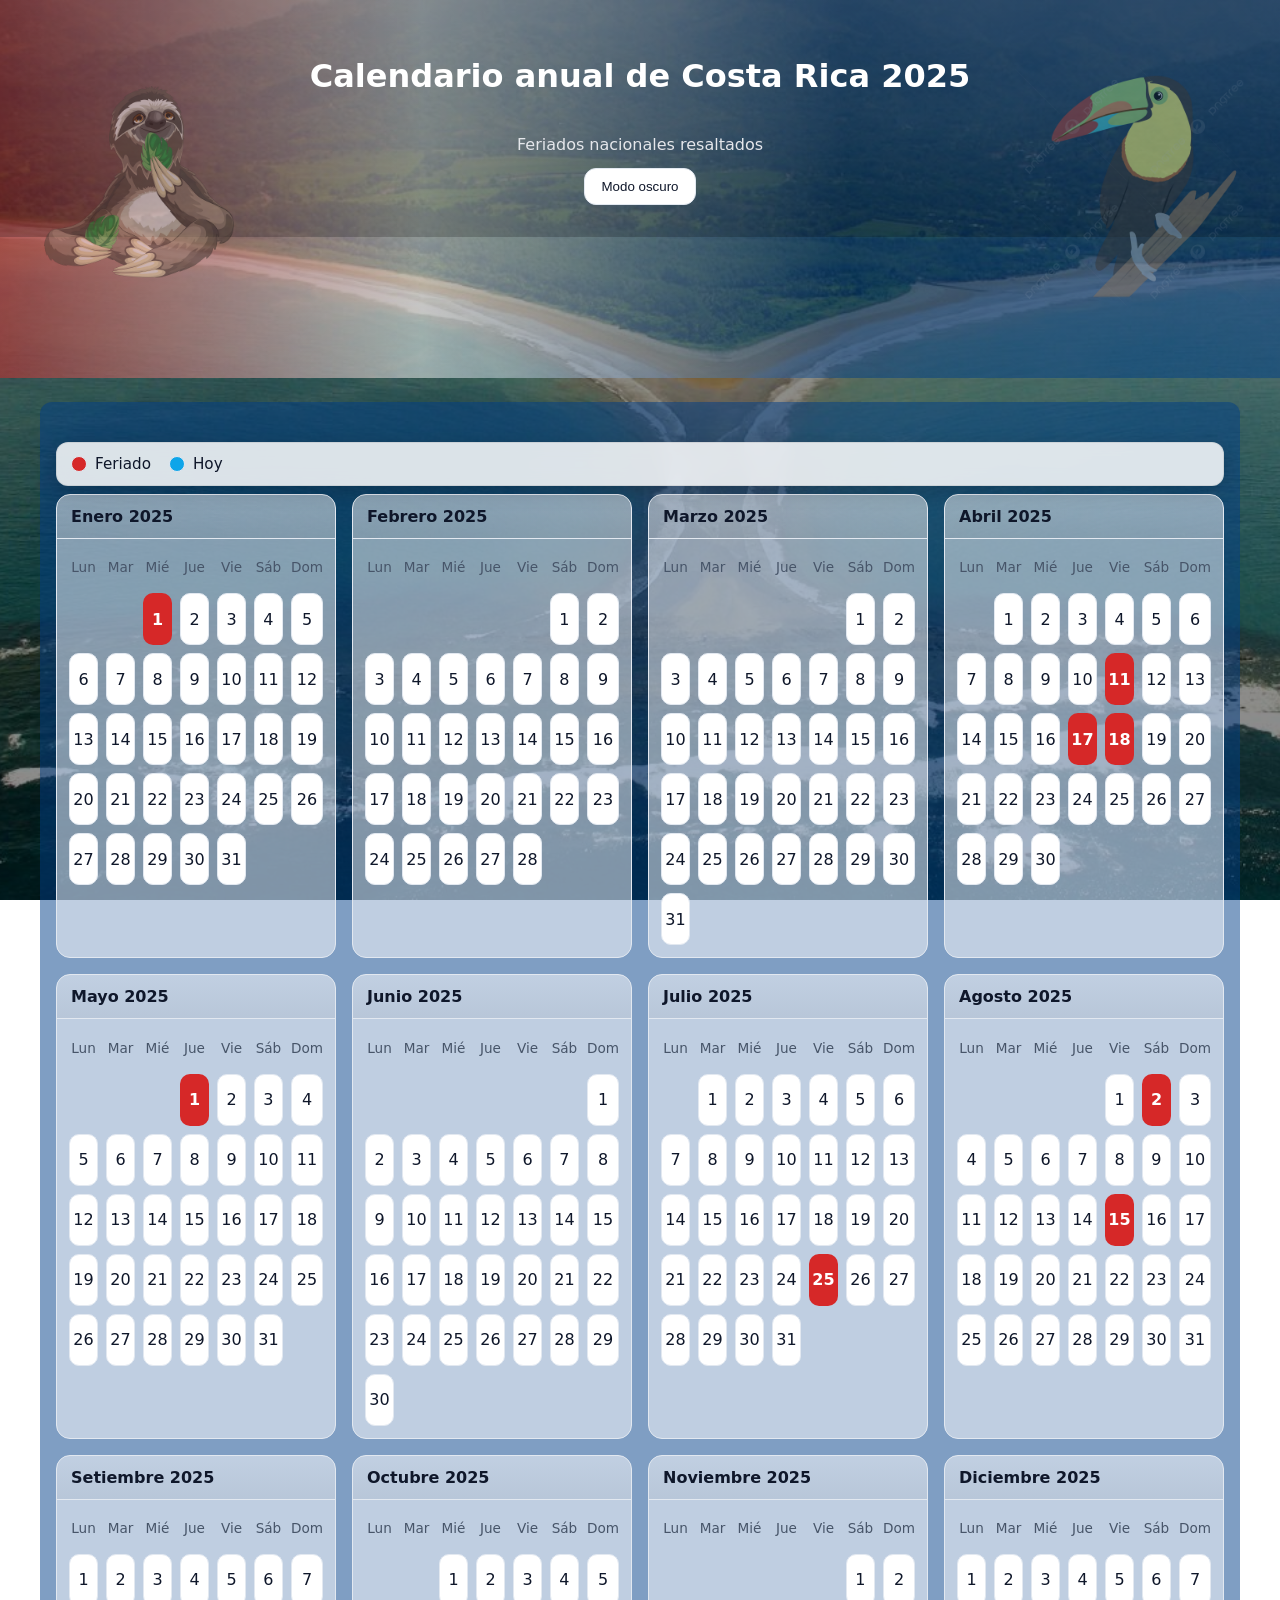
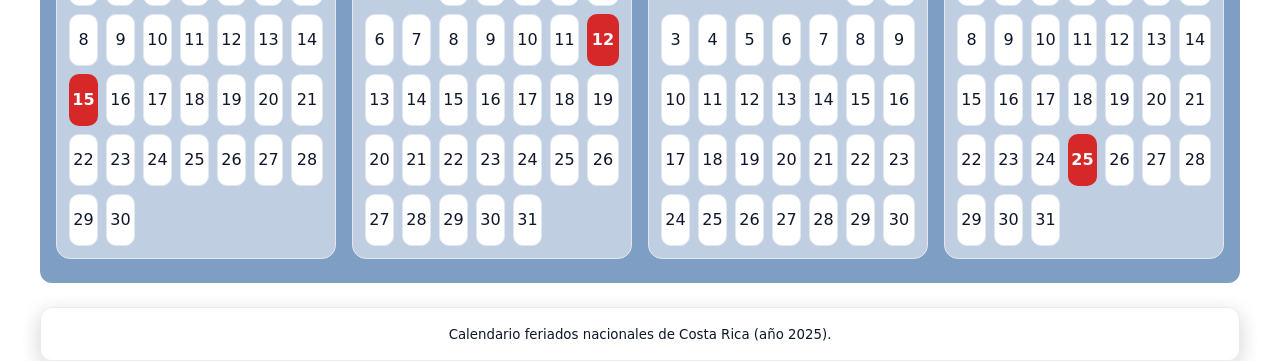
<file: index.html>
<!DOCTYPE html>
<html lang="es">
<head>
  <meta charset="UTF-8" />
  <meta name="viewport" content="width=device-width, initial-scale=1" />
  <title>Calendario anual de Costa Rica 2025</title>
  <link rel="stylesheet" href="css/style.css" />
  <meta name="description" content="Calendario anual 2025 de Costa Rica con feriados resaltados, modo oscuro y vista responsiva." />
</head>
<body>
  <header class="hero">
  <!-- Imagen izquierda -->
  <img src="css/imagenes/oso.png" alt="Oso" class="hero-img hero-img-left">

  <!-- Contenido central -->
  <div class="hero__overlay">
    <h1>Calendario anual de Costa Rica 2025</h1>
    <p class="hero__subtitle">Feriados nacionales resaltados</p>
    <div class="hero__actions">
      <button id="toggleTheme" class="btn" aria-pressed="false" aria-label="Cambiar entre modo claro y oscuro">
        Modo oscuro
      </button>
    </div>
  </div>

  <!-- Imagen derecha -->
  <img src="css/imagenes/tucan.png" alt="Tucán" class="hero-img hero-img-right">
</header>


  <main id="main" class="container">
    <section aria-labelledby="legend-title" id="legend" class="legend">
      <h2 id="legend-title" class="sr-only">Leyenda del calendario</h2>
      <!-- Eliminado: Fin de semana -->
      <p><i class="dot dot--holiday" aria-hidden="true"></i><span>Feriado</span></p>
      <p><i class="dot dot--today" aria-hidden="true"></i><span>Hoy</span></p>
    </section>

    <section id="calendar" class="calendar" aria-label="Calendario anual 2025">
      <!-- Contenido generado por app.js -->
    </section>
  </main>

  <footer class="footer">
    <small>Calendario feriados nacionales de Costa Rica (año 2025).</small>
  </footer>

  <script src="js/app.js" defer></script>
</body>
</html>
</file>
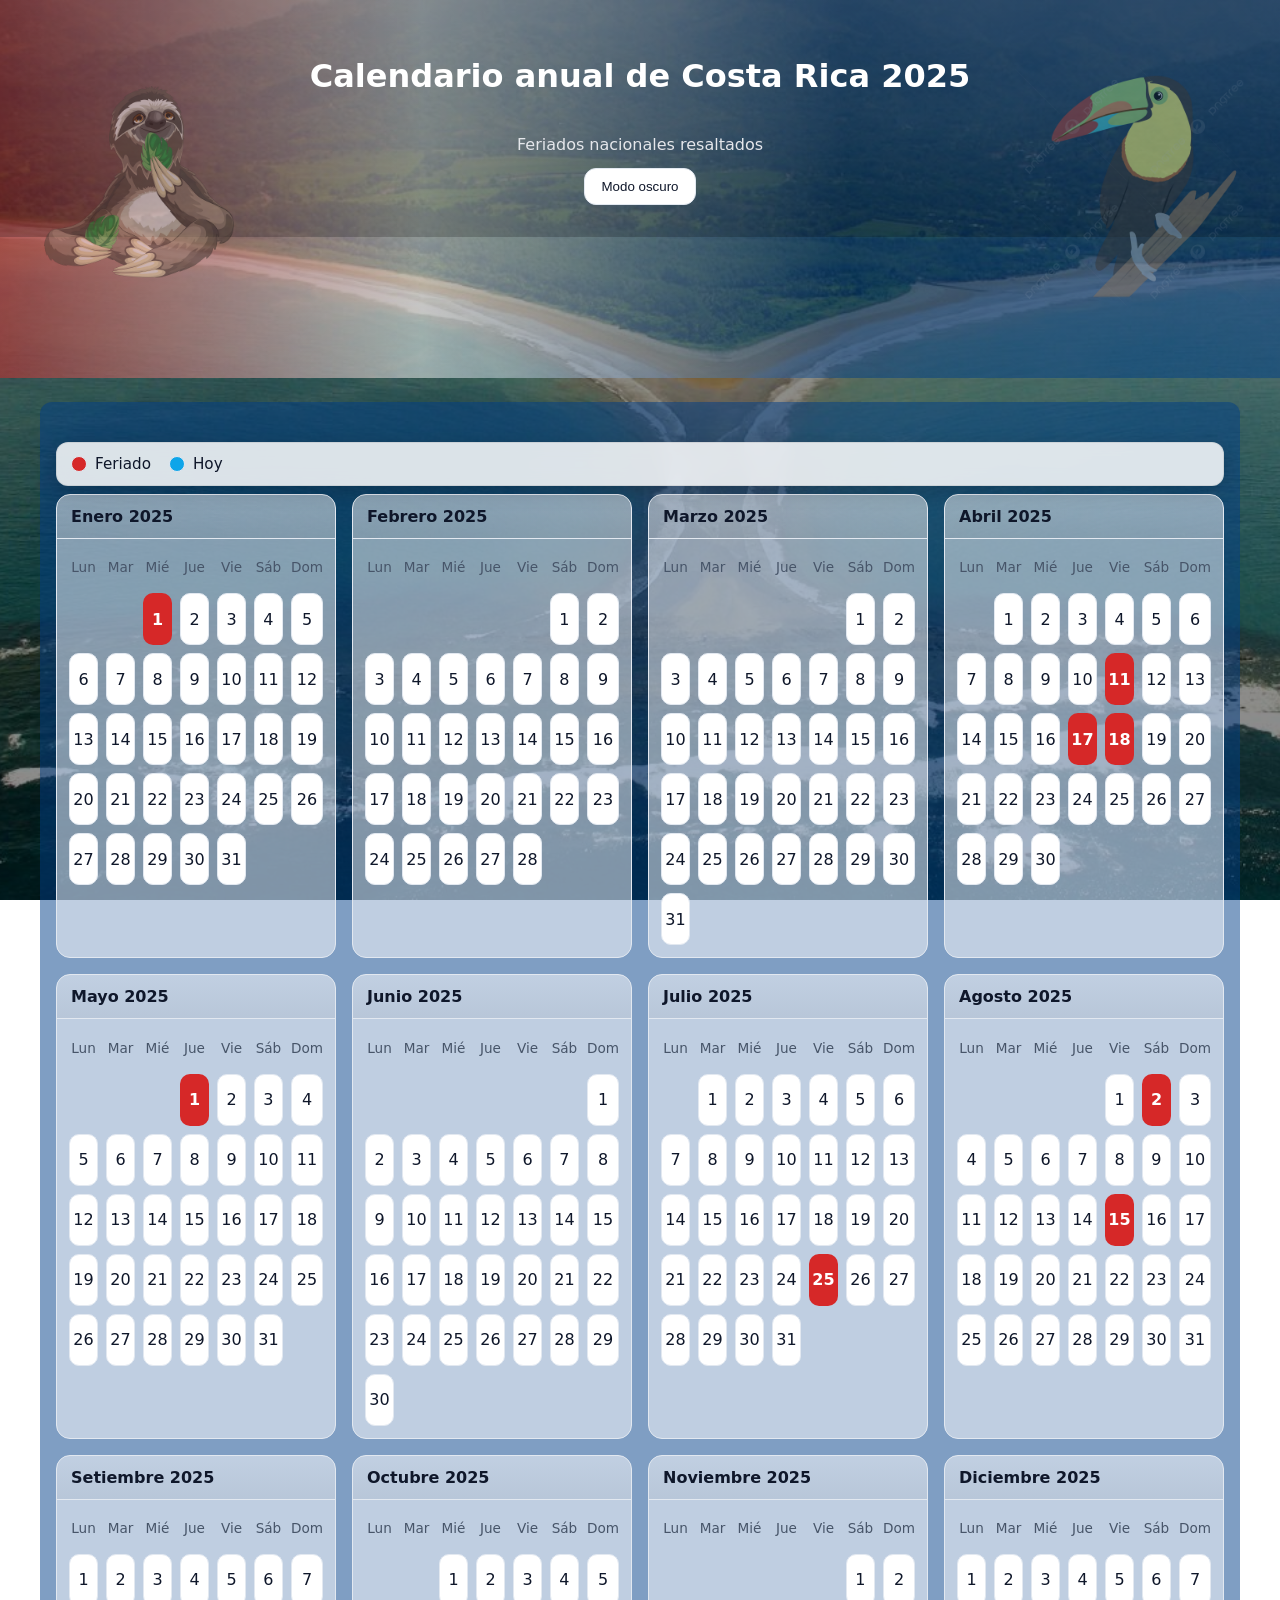
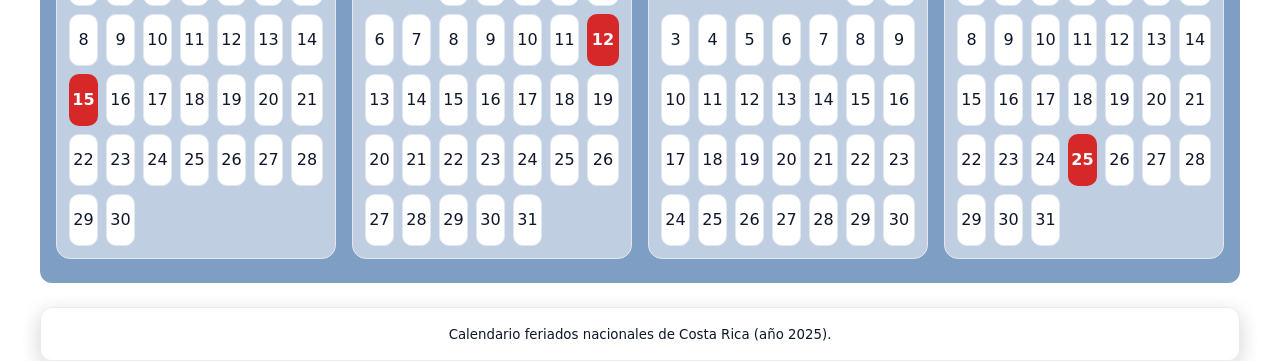
<file: html/index.html>
<!DOCTYPE html>
<html lang="es">
<head>
  <meta charset="UTF-8" />
  <meta name="viewport" content="width=device-width, initial-scale=1" />
  <title>Calendario anual de Costa Rica 2025</title>
  <link rel="stylesheet" href="/css/style.css" />
  <meta name="description" content="Calendario anual 2025 de Costa Rica con feriados resaltados, modo oscuro y vista responsiva." />
</head>
<body>
  <header class="hero">
  <!-- Imagen izquierda -->
  <img src="/css/imagenes/oso.png" alt="Oso" class="hero-img hero-img-left">

  <!-- Contenido central -->
  <div class="hero__overlay">
    <h1>Calendario anual de Costa Rica 2025</h1>
    <p class="hero__subtitle">Feriados nacionales resaltados</p>
    <div class="hero__actions">
      <button id="toggleTheme" class="btn" aria-pressed="false" aria-label="Cambiar entre modo claro y oscuro">
        Modo oscuro
      </button>
    </div>
  </div>

  <!-- Imagen derecha -->
  <img src="/css/imagenes/tucan.png" alt="Tucán" class="hero-img hero-img-right">
</header>


  <main id="main" class="container">
    <section aria-labelledby="legend-title" id="legend" class="legend">
      <h2 id="legend-title" class="sr-only">Leyenda del calendario</h2>
      <!-- Eliminado: Fin de semana -->
      <p><i class="dot dot--holiday" aria-hidden="true"></i><span>Feriado</span></p>
      <p><i class="dot dot--today" aria-hidden="true"></i><span>Hoy</span></p>
    </section>

    <section id="calendar" class="calendar" aria-label="Calendario anual 2025">
      <!-- Contenido generado por app.js -->
    </section>
  </main>

  <footer class="footer">
    <small>Calendario feriados nacionales de Costa Rica (año 2025).</small>
  </footer>

  <script src="/js/app.js" defer></script>
</body>
</html>
</file>
<file: css/style.css>
/* ========= Variables del tema ========= */
:root{
  --bg: #0b1220;
  --bg-soft:#101827;
  --text:#e6eaf2;
  --muted:#9aa3b2;
  --card:#121a2b;
  --border:#22304a;
  --accent:#e63946;     /* feriados */
  --today:#2a9d8f;      /* hoy */
  --focus:#93c5fd;      /* anillo de foco accesible */
}

/* Modo claro por defecto si el body no tiene .dark */
body:not(.dark){
  --bg:#f6f7fb;
  --bg-soft:#ffffff;
  --text:#0f172a;
  --muted:#475569;
  --card:#ffffff;
  --border:#e2e8f0;
  --accent:#d62828;
  --today:#0ea5e9;
  --focus:#2563eb;
}

*{box-sizing:border-box}
html,body{height:100%}

/* ====== BODY con imagen de playa ====== */
body{
  margin:0;
  font-family:system-ui,-apple-system,Segoe UI,Roboto,Ubuntu,Cantarell,Noto Sans,sans-serif;
  color:var(--text);
  line-height:1.45;

  background: url("imagenes/playa.jpg") no-repeat center center fixed;
  background-size: cover;
  position: relative;
}

/* Overlay para mejorar legibilidad */
body::before{
  content:"";
  position:fixed; inset:0;
  background: rgba(0,0,0,0.45);
  z-index:-1;
}

/* ========= Accesibilidad ========= */
.sr-only{
  position:absolute !important;
  width:1px;height:1px;
  margin:-1px;padding:0;border:0;
  clip:rect(0 0 0 0);overflow:hidden;
}

/* ========= Hero con gradiente rojo-blanco-azul (50% transparencia) ========= */
.hero{
  min-height: 42vh;
  background: linear-gradient(
    to right,
    rgba(214, 40, 40, 0.5) 0%,   /* rojo 50% */
    rgba(255, 255, 255, 0.5) 33%,/* blanco 50% */
    rgba(0, 63, 136, 0.5) 66%    /* azul 50% */
  );
  position: relative;
}

/* Overlay del hero */
.hero__overlay{
  width:100%;height:100%;
  padding: clamp(16px, 3vw, 32px);
  background: rgba(0,0,0,0.2);
  display:flex;flex-direction:column;align-items:center;justify-content:center;gap:12px;
  text-align:center;color:#fff;
}
.hero__subtitle{margin:0;color:#e5e7eb}
.hero__actions{display:flex;gap:12px;flex-wrap:wrap;justify-content:center}
.btn{
  border:1px solid var(--border);
  background:var(--bg-soft);
  color:var(--text);
  padding:.6rem 1rem;
  border-radius:12px;
  cursor:pointer;
}
.btn:hover{transform:translateY(-1px)}
.btn:active{transform:translateY(0)}

/* ========= Layout ========= */
.container{max-width:1200px;margin:24px auto;padding:0 16px}

/* 🎨 Contenedor principal con azul al 50% */
#main.container {
  background-color: rgba(0, 63, 136, 0.5);
  padding: 24px 16px;
  border-radius: 12px;
}

/* ========= Leyenda (mejorada con panel translúcido) ========= */
.legend{
  display:flex;gap:18px;flex-wrap:wrap;align-items:center;
  font-size:.95rem;margin:16px 0 8px;
  padding: 10px 14px;
  border-radius: 12px;
  backdrop-filter: blur(8px);
  -webkit-backdrop-filter: blur(8px);
  box-shadow: 0 6px 20px rgba(0,0,0,.18);
}
body:not(.dark) .legend{
  background: rgba(255,255,255,.85);
  color: #0f172a;
  border: 1px solid rgba(0,0,0,.08);
}
body.dark .legend{
  background: rgba(0,0,0,.45);
  color: #fff;
  border: 1px solid rgba(255,255,255,.18);
}
.legend p{display:flex;gap:8px;align-items:center;margin:0}
.dot{display:inline-block;width:1rem;height:1rem;border-radius:50%;border:1px solid var(--border)}
.dot--holiday{background:var(--accent)}
.dot--today{background:var(--today)}

/* ========= Calendario ========= */
.calendar{
  display:grid;
  grid-template-columns: repeat(auto-fit, minmax(260px, 1fr));
  gap:16px;
}

/* 📅 Tarjetas de cada mes */
.month{
  background: rgba(255, 255, 255, 0.5);
  border: 1px solid var(--border);
  border-radius: 14px;
  overflow: hidden;
  display: flex;
  flex-direction: column;
}
body.dark .month{
  background: rgba(18, 26, 43, 0.5);
}

.month__header{
  padding:10px 14px;
  border-bottom:1px solid var(--border);
  font-weight:600;
  display:flex;align-items:center;justify-content:space-between;
  background:linear-gradient(180deg, rgba(255,255,255,0.03), rgba(0,0,0,0.04));
}
.month__grid{
  display:grid;
  grid-template-columns: repeat(7, 1fr);
  padding:12px;
  gap:8px;
}
.month__dow, .day{
  text-align:center;
  padding:.45rem 0;
}
.month__dow{
  color:var(--muted);
  font-size:.85rem;
}

/* Celdas de día */
.day{
  border:1px solid var(--border);
  border-radius:10px;
  min-height:52px;
  display:flex;align-items:center;justify-content:center;
  position:relative;
  background: var(--bg-soft);
  outline: none;
}
.day time{font: inherit;color:inherit}
.day:focus-visible{ box-shadow: 0 0 0 3px var(--focus); }
.day--blank{ background:transparent;border-color:transparent; }
.day--holiday{
  background:var(--accent);
  color:#fff;font-weight:600;border-color: transparent;
}
/* 🔵 Hoy mejorado */
.day--today time{
  font-weight: 800;
  color: #fff;
  text-shadow: 0 0 4px rgba(0,0,0,0.8),
               0 0 6px rgba(0,0,0,0.6);
  border-radius: 50%;
  padding: 4px 8px;
  background: rgba(14,165,233,0.75);
}

/* Tooltip accesible */
.day[data-tooltip]::after{
  content: attr(data-tooltip);
  position:absolute;
  bottom: calc(100% + 8px);
  left:50%;transform:translateX(-50%);
  background:#111827;color:#e5e7eb;
  padding:.35rem .55rem;font-size:.8rem;border-radius:8px;white-space:nowrap;
  opacity:0;pointer-events:none;transition:opacity .12s ease, transform .12s ease;
  border:1px solid #374151;
  backdrop-filter: blur(4px);
  -webkit-backdrop-filter: blur(4px);
}
.day[data-tooltip]:hover::after,
.day[data-tooltip]:focus-visible::after{
  opacity:1;transform:translateX(-50%) translateY(-2px);
}

/* ========= Footer (mejorado) ========= */
.footer{
  margin: 24px auto 48px;
  padding: 14px 16px;
  border-radius: 12px;
  max-width: 1200px;
  width: calc(100% - 32px);
  text-align: center;
  line-height: 1.5;

  backdrop-filter: blur(6px);
  -webkit-backdrop-filter: blur(6px);
  box-shadow: 0 6px 20px rgba(0,0,0,.18);
}
body:not(.dark) .footer{
  background: rgba(255,255,255,.9);
  color: #0f172a;
  border: 1px solid rgba(0,0,0,.08);
}
body.dark .footer{
  background: rgba(0,0,0,.55);
  color: #fff;
  border: 1px solid rgba(255,255,255,.18);
}
.footer a{
  color: inherit;
  text-decoration: underline;
  text-underline-offset: 2px;
  font-weight: 600;
}
.footer a:hover{ opacity:.9 }

/* ========= Impresión ========= */
@media print{
  .hero, .hero__actions, #legend, .footer{ display:none !important; }
  body{ background:#fff;color:#000 }
  .month{ break-inside: avoid; border:1px solid #ddd }
  .month__header{ background:#f5f5f5 }
}

/* ========= Responsivo fino ========= */
@media (max-width: 480px){
  .hero__subtitle{font-size:.95rem}
  .btn{padding:.55rem .85rem}
}
/* ===== Imágenes laterales del header ===== */
/* ===== Imágenes laterales del header con animación fade in ===== */
.hero{
  position: relative;
  overflow: hidden;
}

/* Animación */
@keyframes fadeIn {
  from {
    opacity: 0;
    transform: translateY(-50%) scale(0.9);
  }
  to {
    opacity: 0.5; /* mantiene 50% transparencia */
    transform: translateY(-50%) scale(1);
  }
}

.hero-img{
  position: absolute;
  top: 50%;
  transform: translateY(-50%);
  max-height: 250px;
  width: auto;
  height: auto;
  opacity: 0;                     /* inicia invisible */
  pointer-events: none;
  z-index: 1;

  animation: fadeIn 2s ease forwards;
}

.hero-img-left{
  left: 20px;             /* margen izquierdo */
  animation-delay: 0.3s;  /* aparece primero */
}
.hero-img-right{
  right: 20px;            /* margen derecho */
  animation-delay: 0.8s;  /* aparece después */
}

/* Ajustes responsivos */
@media (max-width: 768px){
  .hero-img{ max-height: 120px; opacity: 0.45; }
}
@media (max-width: 480px){
  .hero-img{ display: none; }
}
</file>
